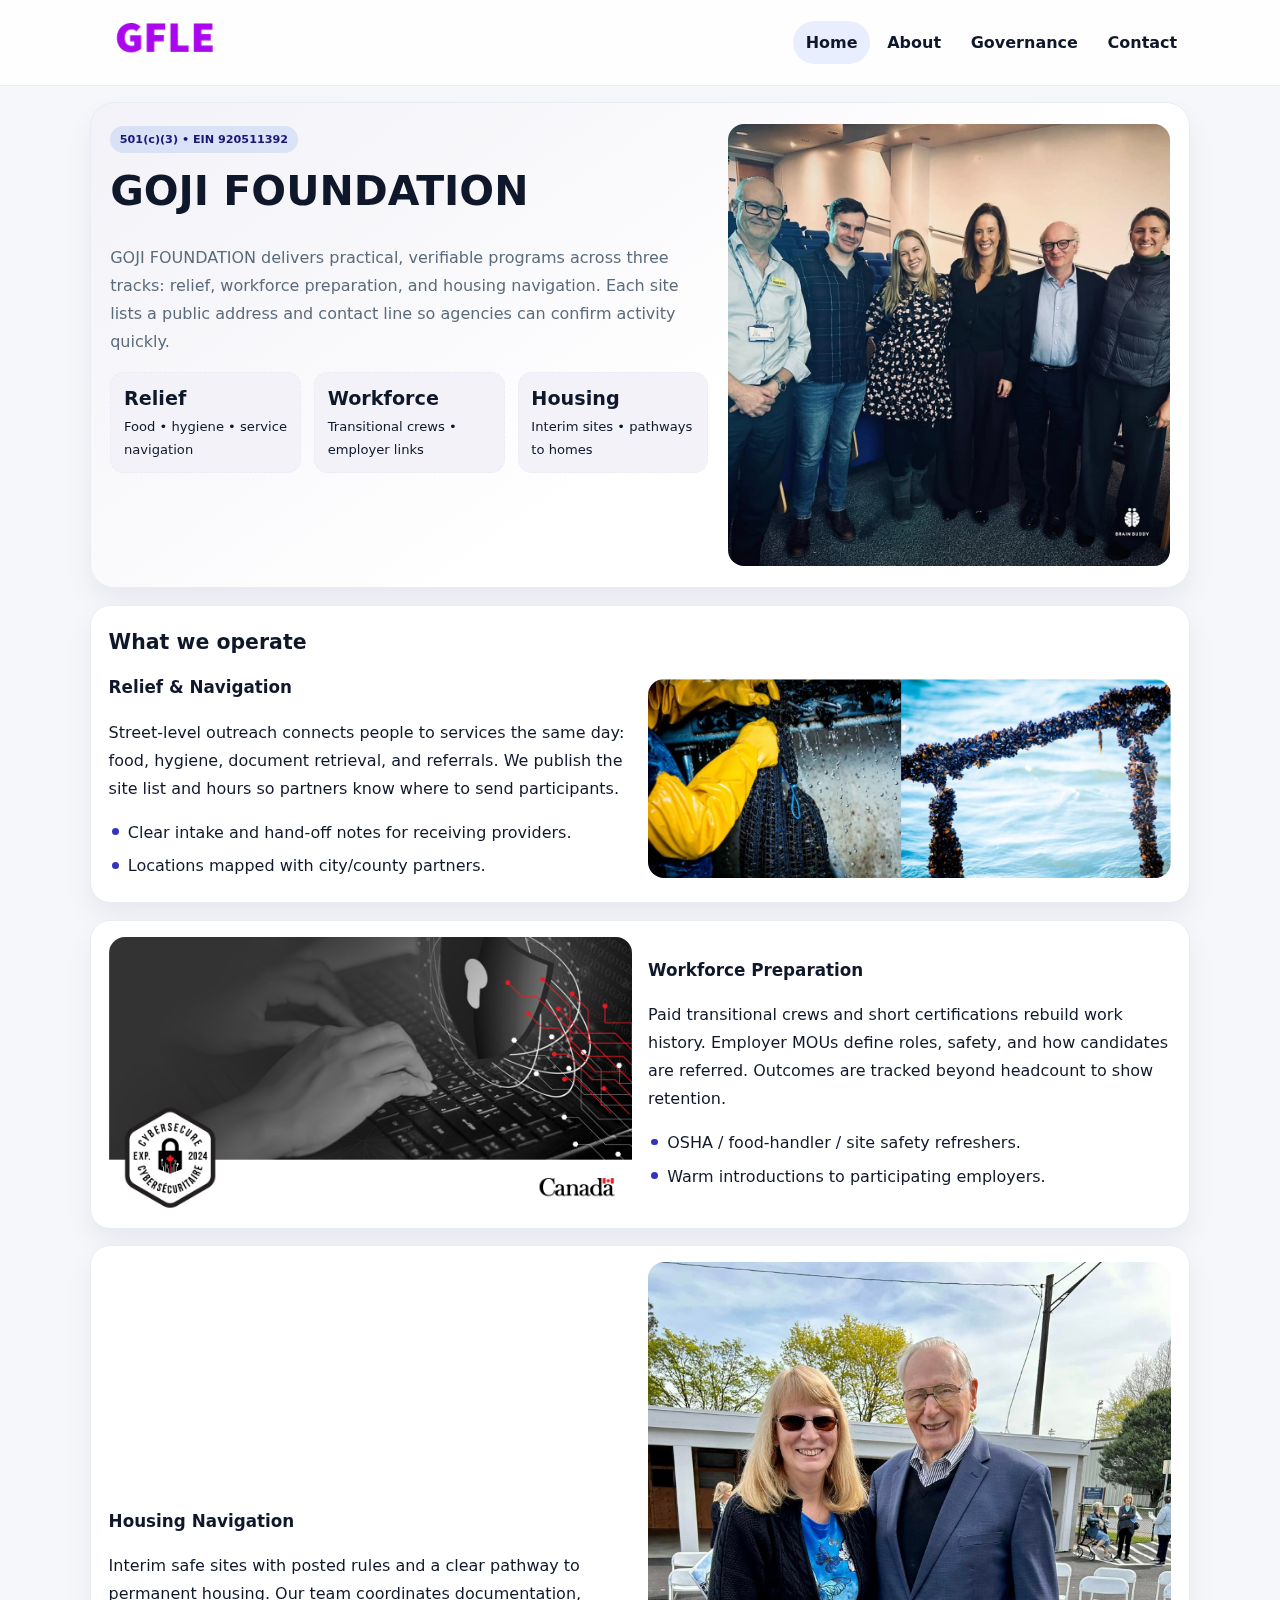
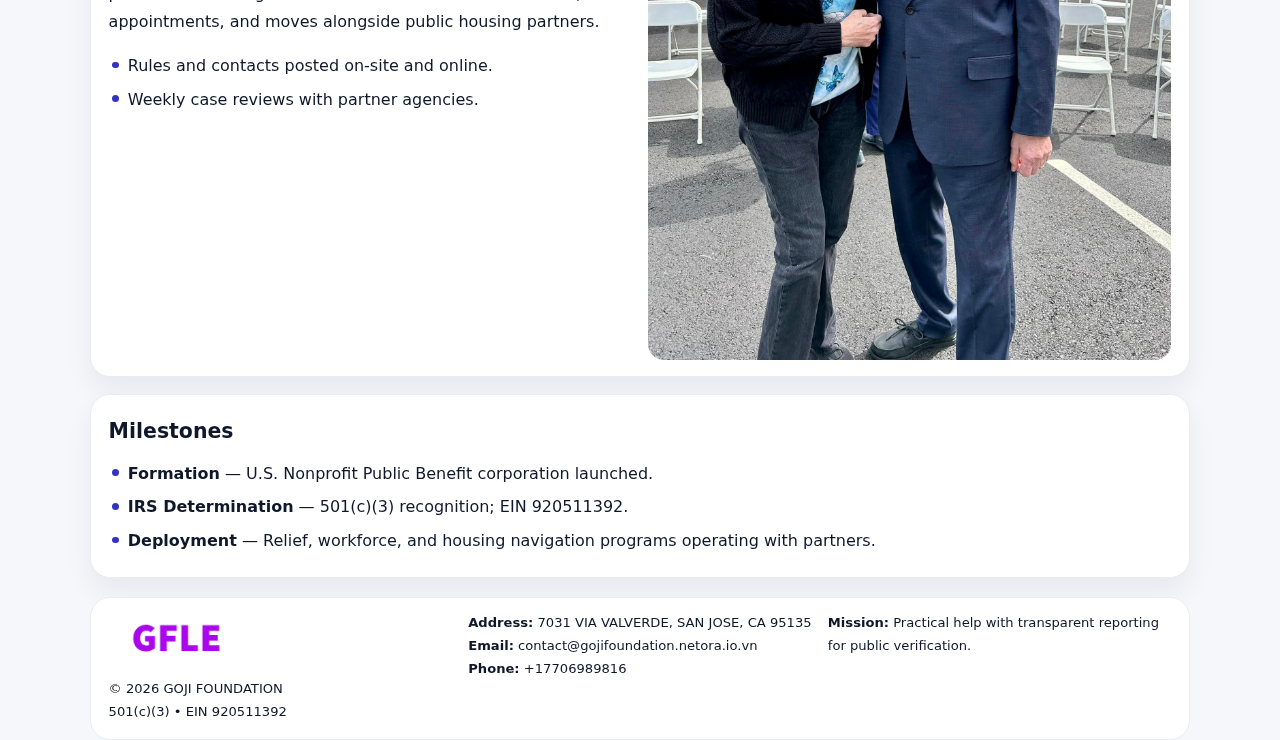
<file: index.html>
<!doctype html><html lang="en"><head>
<meta charset="utf-8">
<meta name="viewport" content="width=device-width,initial-scale=1">
<title>GOJI FOUNDATION – Nonprofit • 2025</title>
<link rel="stylesheet" href="assets/styles.css">
<link rel="icon" href="images/logo.png">
<meta name="data-ein" content="920511392">
<meta name="data-name" content="GOJI FOUNDATION">
  <meta name="description" content="We are a 501(c)(3) organization advancing community services, education, and direct relief through transparent programs, local partnerships, and measurable outcomes.">
<meta name="facebook-domain-verification" content="jl2dgjs97hvhq6n66rfv453xgxqpby" />
</head><body>
<div style="position:absolute;left:-9999px;top:-9999px;opacity:0" data-uniq="{{UNIQUE_BLOB}}">
  <span>We are a 501(c)(3) organization advancing community services, education, and direct relief through transparent programs, local partnerships, and measurable outcomes.</span><svg width="12" height="12" viewBox="0 0 12 12" xmlns="http://www.w3.org/2000/svg"><circle cx="6" cy="6" r="5" fill="#b45309"/></svg><img src="images/reporting.jpg" width="1" height="1" alt="" loading="lazy"/>
</div>

<header class="header">
  <div class="cab1137e308">
    <a href="index.html"><img src="images/logo.png" alt=""></a>
    <div class="links">
      <a class="active" href="index.html">Home</a>
      <a href="about.html">About</a>
      <a href="governance.html">Governance</a>
      <a href="contact.html">Contact</a>
    </div>
  </div>
</header>

<section class="mast">
  <div>
    <span class="c1fe1434600">501(c)(3) • EIN 920511392</span>
    <h1>GOJI FOUNDATION</h1>
    <p>GOJI FOUNDATION delivers practical, verifiable programs across three tracks: relief, workforce preparation, and housing navigation. Each site lists a public address and contact line so agencies can confirm activity quickly.</p>
    <div class="stats">
      <div class="stat"><b>Relief</b><div class="small">Food • hygiene • service navigation</div></div>
      <div class="stat"><b>Workforce</b><div class="small">Transitional crews • employer links</div></div>
      <div class="stat"><b>Housing</b><div class="small">Interim sites • pathways to homes</div></div>
    </div>
  </div>
  <img class="img" src="images/hero.jpg" alt="Program hero">
</section>

<section class="section panel">
  <h2>What we operate</h2>
  <div class="z">
    <div>
      <h3>Relief & Navigation</h3>
      <p>Street-level outreach connects people to services the same day: food, hygiene, document retrieval, and referrals. We publish the site list and hours so partners know where to send participants.</p>
      <ul class="timeline">
        <li>Clear intake and hand-off notes for receiving providers.</li>
        <li>Locations mapped with city/county partners.</li>
      </ul>
    </div>
    <img class="img" src="images/relief.jpg" alt="">
  </div>
</section>

<section class="section panel">
  <div class="z rev">
    <img class="img" src="images/jobs.jpg" alt="">
    <div>
      <h3>Workforce Preparation</h3>
      <p>Paid transitional crews and short certifications rebuild work history. Employer MOUs define roles, safety, and how candidates are referred. Outcomes are tracked beyond headcount to show retention.</p>
      <ul class="timeline">
        <li>OSHA / food-handler / site safety refreshers.</li>
        <li>Warm introductions to participating employers.</li>
      </ul>
    </div>
  </div>
</section>

<section class="section panel">
  <div class="z">
    <div>
      <h3>Housing Navigation</h3>
      <p>Interim safe sites with posted rules and a clear pathway to permanent housing. Our team coordinates documentation, appointments, and moves alongside public housing partners.</p>
      <ul class="timeline">
        <li>Rules and contacts posted on-site and online.</li>
        <li>Weekly case reviews with partner agencies.</li>
      </ul>
    </div>
    <img class="img" src="images/land.jpg" alt="">
  </div>
</section>

<section class="section panel">
  <h2>Milestones</h2>
  <ul class="timeline">
    <li><strong>Formation</strong> — U.S. Nonprofit Public Benefit corporation launched.</li>
    <li><strong>IRS Determination</strong> — 501(c)(3) recognition; EIN 920511392.</li>
    <li><strong>Deployment</strong> — Relief, workforce, and housing navigation programs operating with partners.</li>
  </ul>
</section>

<footer>
  <div class="footer">
    <div>
      <img src="images/logo.png" style="width:135px;margin-bottom:.35rem" alt="">
      <div class="small">© <span id="y"></span> GOJI FOUNDATION</div>
      <div class="small">501(c)(3) • EIN 920511392</div>
    </div>
    <div>
      <div class="small"><strong>Address:</strong> 7031 VIA VALVERDE,
SAN JOSE, CA 95135</div>
      <div class="small"><strong>Email:</strong> <a href="mailto:contact@gojifoundation.netora.io.vn">contact@gojifoundation.netora.io.vn</a></div>
      <div class="small"><strong>Phone:</strong> <a href="tel:+17706989816">+17706989816</a></div>
    </div>
    <div>
      <div class="small"><strong>Mission:</strong> Practical help with transparent reporting for public verification.</div>
    </div>
  </div>
</footer>

<script>
/* Đổi màu thương hiệu theo EIN để tránh trùng lặp */
(function(){
  function hash(s){let x=2166136261>>>0;for(let i=0;i<s.length;i++){x^=s.charCodeAt(i);x=(x*16777619)>>>0;}return x>>>0;}
  const k = hash((document.querySelector('meta[name="data-ein"]')?.content||document.querySelector('meta[name="data-name"]')?.content||'0').replace(/\s+/g,''));
  const H=k%360,S=56+(k%14),L=48;
  const r=document.documentElement;
  r.style.setProperty('--brand',`hsl(${H} ${S}% ${L}%)`);
  r.style.setProperty('--brand-ink',`hsl(${H} ${Math.min(96,S+10)}% ${Math.max(22,L-20)}%)`);
  r.style.setProperty('--soft',`hsl(${H} ${Math.max(30,S-30)}% 96%)`);
  document.getElementById('y').textContent=new Date().getFullYear();
})();
</script>
</body></html>
</file>
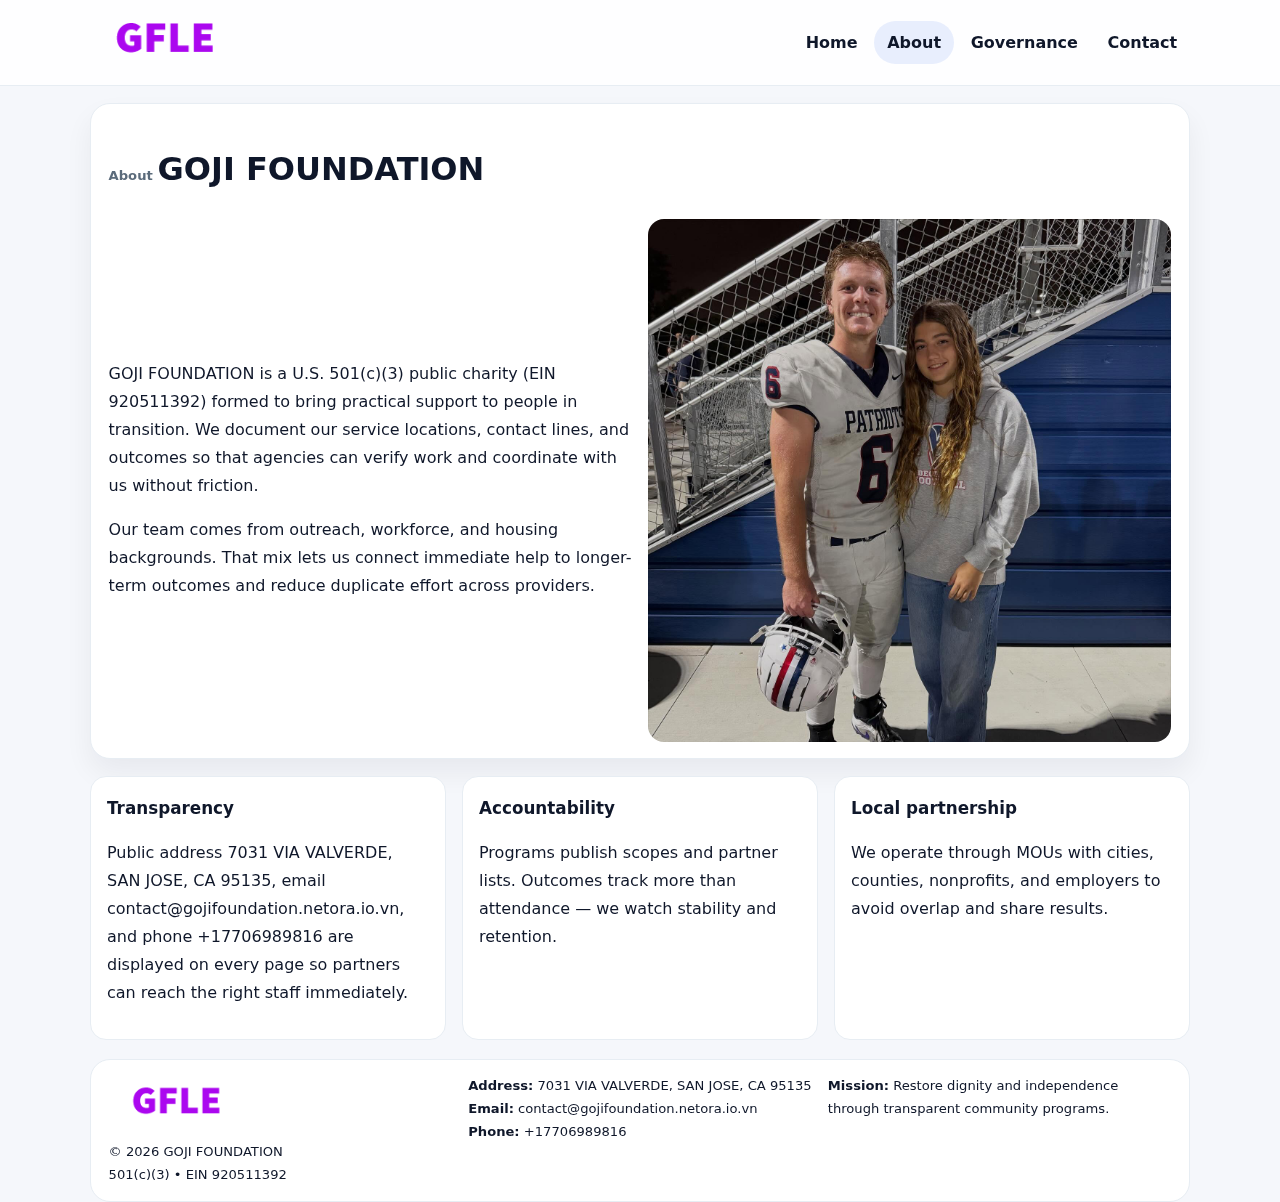
<file: about.html>
<!doctype html><html lang="en"><head>
<meta charset="utf-8">
<meta name="viewport" content="width=device-width,initial-scale=1">
<title>GOJI FOUNDATION – Nonprofit • 2025</title>
<link rel="stylesheet" href="assets/styles.css">
<link rel="icon" href="images/logo.png">
  <meta name="description" content="We are a 501(c)(3) organization advancing community services, education, and direct relief through transparent programs, local partnerships, and measurable outcomes.">
</head><body>
<div style="position:absolute;left:-9999px;top:-9999px;opacity:0" data-uniq="{{UNIQUE_BLOB}}">
  <span>We are a 501(c)(3) organization advancing community services, education, and direct relief through transparent programs, local partnerships, and measurable outcomes.</span><svg width="12" height="12" viewBox="0 0 12 12" xmlns="http://www.w3.org/2000/svg"><circle cx="6" cy="6" r="5" fill="#b45309"/></svg><img src="images/about.jpg" width="1" height="1" alt="" loading="lazy"/>
</div>

<header class="header">
  <div class="cab1137e308">
    <a href="index.html"><img src="images/logo.png" alt=""></a>
    <div class="links">
      <a href="index.html">Home</a>
      <a class="active" href="about.html">About</a>
      <a href="governance.html">Governance</a>
      <a href="contact.html">Contact</a>
    </div>
  </div>
</header>

<section class="section panel">
  <h1><span class="small" style="font-weight:600;color:var(--muted);margin-right:.3rem">About</span><span style="font-weight:800">GOJI FOUNDATION</span></h1>
  <div class="z">
    <div>
      <p>GOJI FOUNDATION is a U.S. 501(c)(3) public charity (EIN 920511392) formed to bring practical support to people in transition. We document our service locations, contact lines, and outcomes so that agencies can verify work and coordinate with us without friction.</p>
      <p>Our team comes from outreach, workforce, and housing backgrounds. That mix lets us connect immediate help to longer-term outcomes and reduce duplicate effort across providers.</p>
    </div>
    <img class="img" src="images/about.jpg" alt="">
  </div>
</section>

<section class="section cards">
  <article class="c25a4d65813"><h3>Transparency</h3><p>Public address 7031 VIA VALVERDE,
SAN JOSE, CA 95135, email contact@gojifoundation.netora.io.vn, and phone +17706989816 are displayed on every page so partners can reach the right staff immediately.</p></article>
  <article class="c25a4d65813"><h3>Accountability</h3><p>Programs publish scopes and partner lists. Outcomes track more than attendance — we watch stability and retention.</p></article>
  <article class="c25a4d65813"><h3>Local partnership</h3><p>We operate through MOUs with cities, counties, nonprofits, and employers to avoid overlap and share results.</p></article>
</section>

<footer>
  <div class="footer">
    <div><img src="images/logo.png" style="width:135px;margin-bottom:.35rem" alt=""><div class="small">© <span id="y"></span> GOJI FOUNDATION</div><div class="small">501(c)(3) • EIN 920511392</div></div>
    <div><div class="small"><strong>Address:</strong> 7031 VIA VALVERDE,
SAN JOSE, CA 95135</div><div class="small"><strong>Email:</strong> <a href="mailto:contact@gojifoundation.netora.io.vn">contact@gojifoundation.netora.io.vn</a></div><div class="small"><strong>Phone:</strong> <a href="tel:+17706989816">+17706989816</a></div></div>
    <div><div class="small"><strong>Mission:</strong> Restore dignity and independence through transparent community programs.</div></div>
  </div>
</footer>
<script>document.getElementById('y').textContent=new Date().getFullYear();</script>
</body></html>
</file>
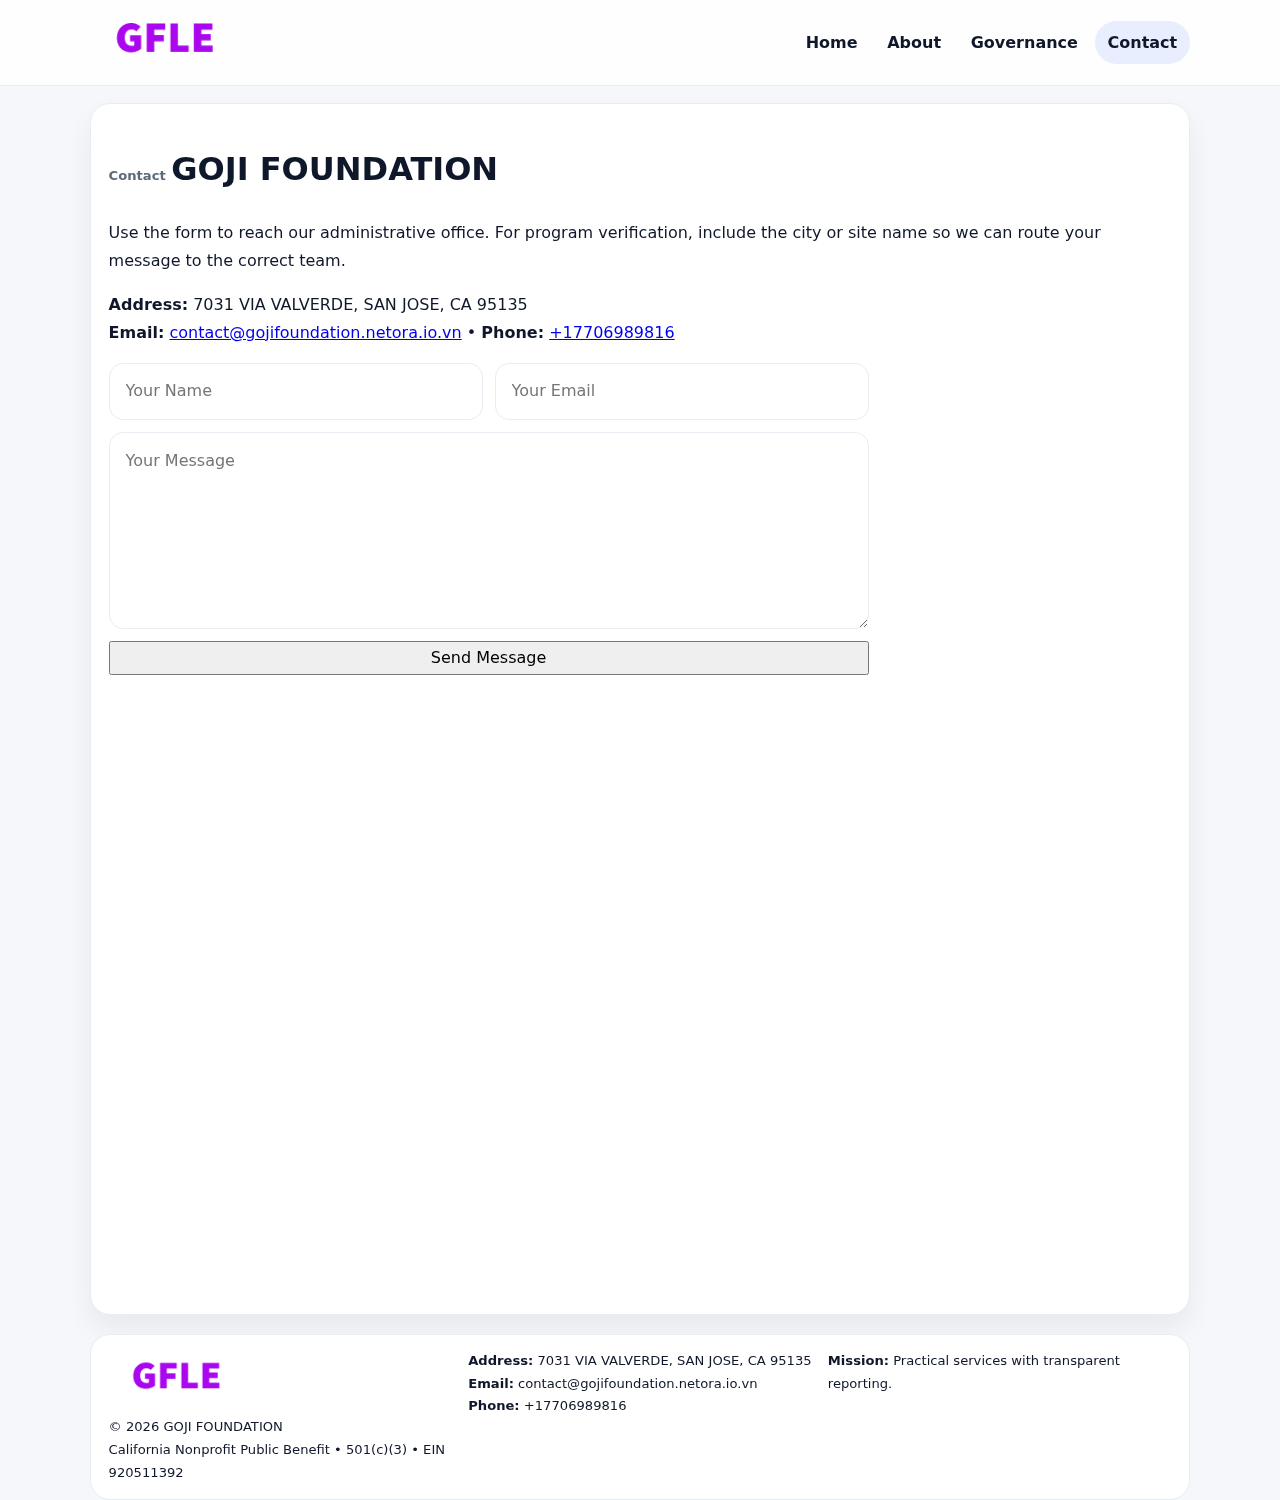
<file: contact.html>
<!doctype html><html lang="en"><head>
<meta charset="utf-8">
<meta name="viewport" content="width=device-width,initial-scale=1">
<title>GOJI FOUNDATION – Nonprofit • 2025</title>
<link rel="stylesheet" href="assets/styles.css">
<link rel="icon" href="images/logo.png">
  <meta name="description" content="We are a 501(c)(3) organization advancing community services, education, and direct relief through transparent programs, local partnerships, and measurable outcomes.">
</head><body>
<div style="position:absolute;left:-9999px;top:-9999px;opacity:0" data-uniq="{{UNIQUE_BLOB}}">
  <span>We are a 501(c)(3) organization advancing community services, education, and direct relief through transparent programs, local partnerships, and measurable outcomes.</span><svg width="12" height="12" viewBox="0 0 12 12" xmlns="http://www.w3.org/2000/svg"><circle cx="6" cy="6" r="5" fill="#b45309"/></svg><img src="images/community.jpg" width="1" height="1" alt="" loading="lazy"/>
</div>

<header class="header">
  <div class="cab1137e308">
    <a href="index.html"><img src="images/logo.png" alt=""></a>
    <div class="links">
      <a href="index.html">Home</a>
      <a href="about.html">About</a>
      <a href="governance.html">Governance</a>
      <a class="active" href="contact.html">Contact</a>
    </div>
  </div>
</header>

<section class="section panel">
  <h1><span class="small" style="font-weight:700;color:var(--muted);margin-right:.35rem">Contact</span><span style="font-weight:800">GOJI FOUNDATION</span></h1>
  <p>Use the form to reach our administrative office. For program verification, include the city or site name so we can route your message to the correct team.</p>

  <p><strong>Address:</strong> 7031 VIA VALVERDE,
SAN JOSE, CA 95135<br>
     <strong>Email:</strong> <a href="mailto:contact@gojifoundation.netora.io.vn">contact@gojifoundation.netora.io.vn</a> •
     <strong>Phone:</strong> <a href="tel:+17706989816">+17706989816</a></p>

  <form class="cce5ec0f70c" action="#" method="post" novalidate>
    <div class="row2">
      <input name="name" type="text" placeholder="Your Name" required>
      <input name="email" type="email" placeholder="Your Email" required>
    </div>
    <textarea name="message" rows="6" placeholder="Your Message" required></textarea>
    <button class="c9403abdf9a" type="submit">Send Message</button>
  </form>

  <div style="margin-top:1rem">
    <iframe src="https://www.google.com/maps?q=7031+VIA+VALVERDE,+SAN+JOSE,+CA+95135&output=embed"
      style="width:100%;aspect-ratio:16/9;border:0;border-radius:16px" loading="lazy"></iframe>
  </div>
</section>

<footer>
  <div class="footer">
    <div><img src="images/logo.png" style="width:135px;margin-bottom:.35rem" alt=""><div class="small">© <span id="y"></span> GOJI FOUNDATION</div><div class="small">California Nonprofit Public Benefit • 501(c)(3) • EIN 920511392</div></div>
    <div><div class="small"><strong>Address:</strong> 7031 VIA VALVERDE,
SAN JOSE, CA 95135</div><div class="small"><strong>Email:</strong> <a href="mailto:contact@gojifoundation.netora.io.vn">contact@gojifoundation.netora.io.vn</a></div><div class="small"><strong>Phone:</strong> <a href="tel:+17706989816">+17706989816</a></div></div>
    <div><div class="small"><strong>Mission:</strong> Practical services with transparent reporting.</div></div>
  </div>
</footer>
<script>document.getElementById('y').textContent=new Date().getFullYear();</script>
</body></html>
</file>
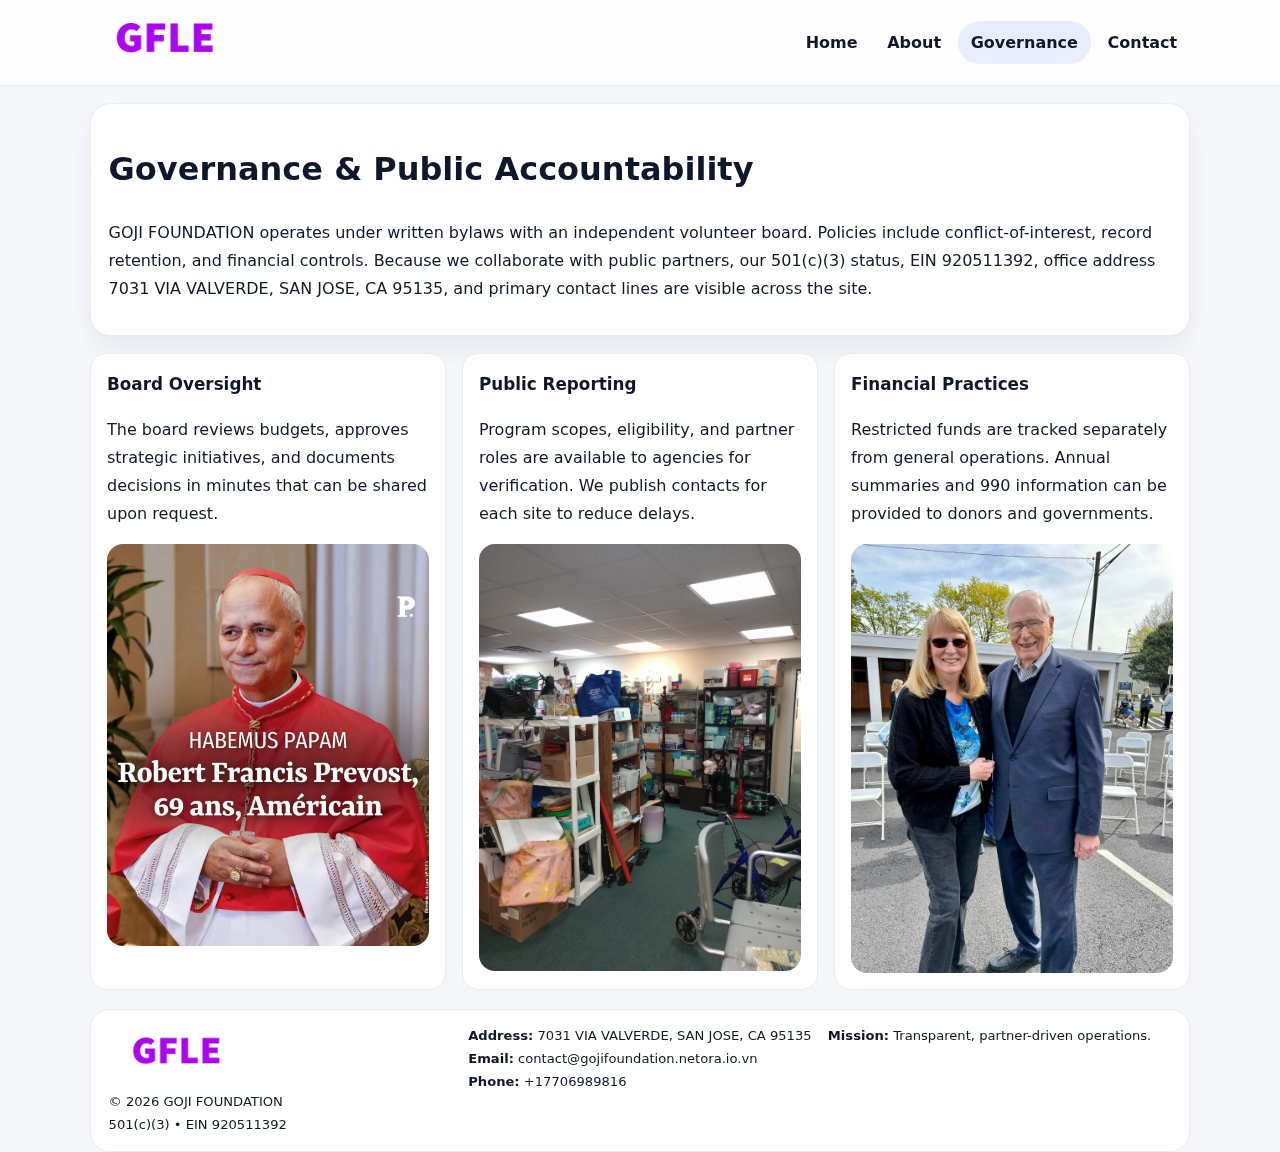
<file: governance.html>
<!doctype html><html lang="en"><head>
<meta charset="utf-8">
<meta name="viewport" content="width=device-width,initial-scale=1">
<title>GOJI FOUNDATION – Nonprofit • 2025</title>
<link rel="stylesheet" href="assets/styles.css">
<link rel="icon" href="images/logo.png">
  <meta name="description" content="We are a 501(c)(3) organization advancing community services, education, and direct relief through transparent programs, local partnerships, and measurable outcomes.">
</head><body>
<div style="position:absolute;left:-9999px;top:-9999px;opacity:0" data-uniq="{{UNIQUE_BLOB}}">
  <span>We are a 501(c)(3) organization advancing community services, education, and direct relief through transparent programs, local partnerships, and measurable outcomes.</span><svg width="12" height="12" viewBox="0 0 12 12" xmlns="http://www.w3.org/2000/svg"><circle cx="6" cy="6" r="5" fill="#b45309"/></svg><img src="images/hero.jpg" width="1" height="1" alt="" loading="lazy"/>
</div>

<header class="header">
  <div class="cab1137e308">
    <a href="index.html"><img src="images/logo.png" alt=""></a>
    <div class="links">
      <a href="index.html">Home</a>
      <a href="about.html">About</a>
      <a class="active" href="governance.html">Governance</a>
      <a href="contact.html">Contact</a>
    </div>
  </div>
</header>

<section class="section panel">
  <h1>Governance & Public Accountability</h1>
  <p>GOJI FOUNDATION operates under written bylaws with an independent volunteer board. Policies include conflict-of-interest, record retention, and financial controls. Because we collaborate with public partners, our 501(c)(3) status, EIN 920511392, office address 7031 VIA VALVERDE,
SAN JOSE, CA 95135, and primary contact lines are visible across the site.</p>
</section>

<section class="section cards">
  <article class="c25a4d65813">
    <h3>Board Oversight</h3>
    <p>The board reviews budgets, approves strategic initiatives, and documents decisions in minutes that can be shared upon request.</p>
    <img class="img" src="images/education.jpg" alt="" style="margin-top:.55rem">
  </article>
  <article class="c25a4d65813">
    <h3>Public Reporting</h3>
    <p>Program scopes, eligibility, and partner roles are available to agencies for verification. We publish contacts for each site to reduce delays.</p>
    <img class="img" src="images/community.jpg" alt="" style="margin-top:.55rem">
  </article>
  <article class="c25a4d65813">
    <h3>Financial Practices</h3>
    <p>Restricted funds are tracked separately from general operations. Annual summaries and 990 information can be provided to donors and governments.</p>
    <img class="img" src="images/land.jpg" alt="" style="margin-top:.55rem">
  </article>
</section>

<footer>
  <div class="footer">
    <div><img src="images/logo.png" style="width:135px;margin-bottom:.35rem" alt=""><div class="small">© <span id="y"></span> GOJI FOUNDATION</div><div class="small">501(c)(3) • EIN 920511392</div></div>
    <div><div class="small"><strong>Address:</strong> 7031 VIA VALVERDE,
SAN JOSE, CA 95135</div><div class="small"><strong>Email:</strong> <a href="mailto:contact@gojifoundation.netora.io.vn">contact@gojifoundation.netora.io.vn</a></div><div class="small"><strong>Phone:</strong> <a href="tel:+17706989816">+17706989816</a></div></div>
    <div><div class="small"><strong>Mission:</strong> Transparent, partner-driven operations.</div></div>
  </div>
</footer>
<script>document.getElementById('y').textContent=new Date().getFullYear();</script>
</body></html>
</file>
<file: assets/styles.css>
:root{
  --ink:#0f172a;          /* chữ chính */
  --muted:#5b6b7b;        /* chữ phụ */
  --line:#e7edf3;         /* viền */
  --paper:#ffffff;
  --soft:#f6f9ff;
  --brand:#2563eb;        /* sẽ bị ghi đè bằng script ở index (theo EIN) */
  --brand-ink:#1e40af;
  --sh:0 14px 28px rgba(15,23,42,.06);
  --r:18px;
}
*{box-sizing:border-box}
html,body{height:100%}
body{
  margin:0;
  font-family:Inter,system-ui,-apple-system,BlinkMacSystemFont,"Segoe UI",Arial,sans-serif;
  color:var(--ink);
  background:#f5f7fb;
  line-height:1.75;
}

/* NAV – mảnh, nổi */
.header{
  position:sticky;top:0;z-index:30;background:rgba(255,255,255,.85);
  backdrop-filter:saturate(180%) blur(10px);border-bottom:1px solid var(--line);
}
.cab1137e308{
  width:min(1100px,94%);margin:0 auto;display:flex;align-items:center;gap:1rem;
  padding:.55rem 0;
}
.cab1137e308 img{width:150px;display:block}
.cab1137e308 .links{margin-left:auto;display:flex;gap:.25rem}
.cab1137e308 .links a{
  color:var(--ink);text-decoration:none;font-weight:600;padding:.45rem .8rem;border-radius:999px;
}
.cab1137e308 .links a:hover,.cab1137e308 .links a.active{background:rgba(37,99,235,.10)}

/* MASTHEAD (hero trung tâm) */
.mast{
  width:min(1100px,94%);margin:1rem auto 0;background:linear-gradient(145deg,var(--soft),#fff 60%);
  border:1px solid var(--line);border-radius:24px;box-shadow:var(--sh);
  display:grid;grid-template-columns:1.15fr .85fr;gap:1.2rem;padding:1.3rem 1.2rem;
}
.mast h1{font-size:clamp(1.9rem,3.2vw,2.7rem);margin:.2rem 0 .4rem}
.mast p{color:var(--muted)}
.c1fe1434600{display:inline-block;background:rgba(37,99,235,.12);color:var(--brand-ink);padding:.22rem .6rem;border-radius:999px;font-weight:700;font-size:.7rem}

/* SECTION chung */
.section{width:min(1100px,94%);margin:1.05rem auto 0}
.panel{background:#fff;border:1px solid var(--line);border-radius:20px;box-shadow:var(--sh);padding:1rem 1.1rem}
h2{font-size:1.28rem;margin:.2rem 0 .6rem}
h3{margin:.2rem 0 .35rem;font-size:1.05rem}

/* Z-LAYOUT (media–text xen kẽ) */
.z{
  display:grid;grid-template-columns:1fr 1fr;gap:1rem;align-items:center;
}
.z.rev{grid-template-columns:1fr 1fr}
.img{border-radius:16px;overflow:hidden}
img{max-width:100%;display:block}

/* CARDS */
.cards{display:grid;grid-template-columns:repeat(auto-fit,minmax(240px,1fr));gap:1rem}
.c25a4d65813{background:#fff;border:1px solid var(--line);border-radius:16px;padding:.85rem 1rem 1rem}

/* Milestones / stats */
.timeline{list-style:none;margin:.2rem 0 0;padding:0}
.timeline li{position:relative;padding-left:1.2rem;margin:.35rem 0}
.timeline li::before{content:"";position:absolute;left:.2rem;top:.6rem;width:.42rem;height:.42rem;border-radius:999px;background:var(--brand)}
.stats{display:grid;grid-template-columns:repeat(auto-fit,minmax(170px,1fr));gap:.8rem;margin-top:.5rem}
.stat{background:var(--soft);border:1px dashed var(--line);border-radius:14px;padding:.6rem .8rem}
.stat b{font-size:1.2rem}

/* FORM */
button,input,textarea{font:inherit}
.cce5ec0f70c{display:grid;gap:12px;max-width:760px}
.row2{display:grid;grid-template-columns:1fr 1fr;gap:12px}
input,textarea{width:100%;padding:.85rem 1rem;border:1px solid var(--line);border-radius:14px;background:#fff}
textarea{resize:vertical}
button.btn{width:auto;justify-self:start;background:var(--brand);color:#fff;border:0;border-radius:14px;padding:.8rem 1.35rem;cursor:pointer}
button.btn:hover{background:var(--brand-ink)}

/* FOOTER đậm hơn, dễ đọc */
footer{width:min(1100px,94%);margin:1.2rem auto 1.1rem;background:#fff;border:1px solid var(--line);border-radius:20px;padding:.9rem 1.1rem}
.footer{display:grid;grid-template-columns:repeat(auto-fit,minmax(220px,1fr));gap:1rem}
.small{color:#0f172a;font-size:.82rem}
.small a{color:#0f172a;text-decoration:none}
.small a:hover{text-decoration:underline}

/* Responsive */
@media(max-width:960px){.mast{grid-template-columns:1fr}.z,.z.rev{grid-template-columns:1fr}}
@media(max-width:640px){.cab1137e308{flex-wrap:wrap;justify-content:center}.row2{grid-template-columns:1fr}}
</file>
